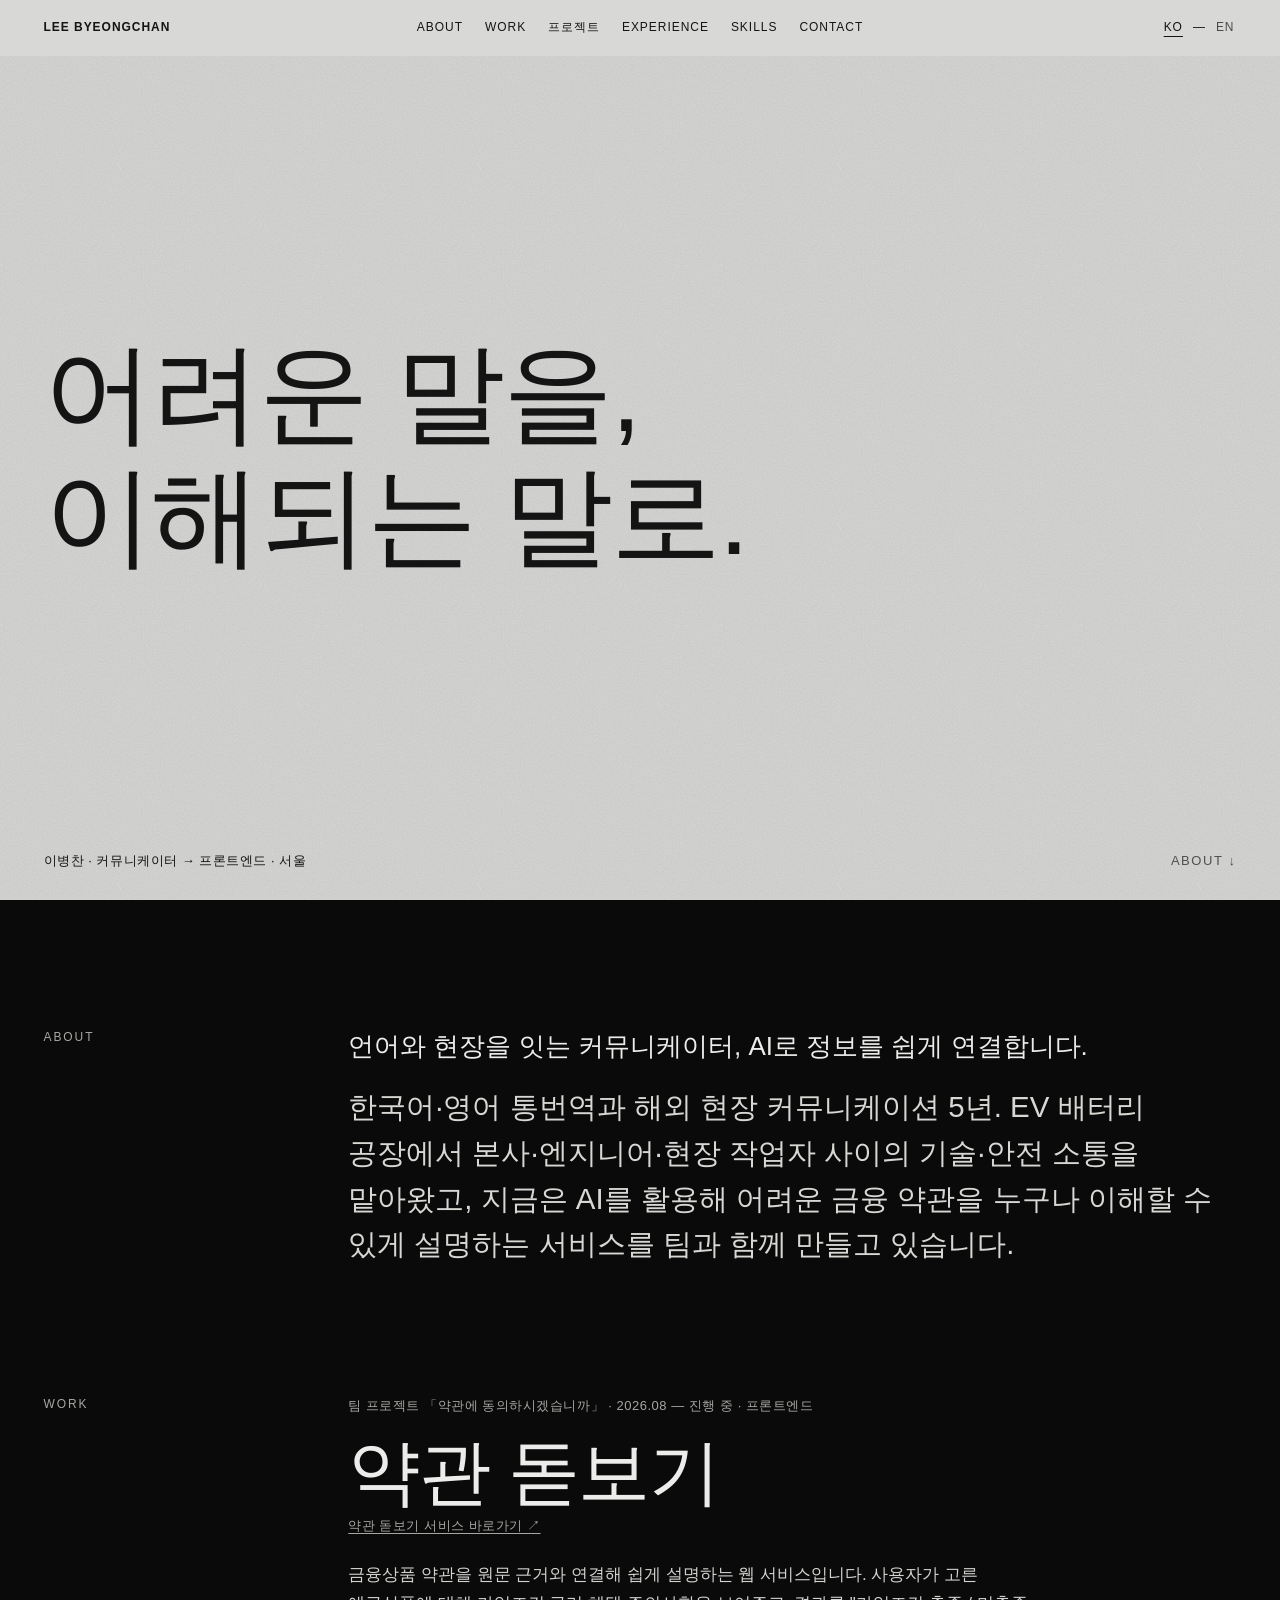
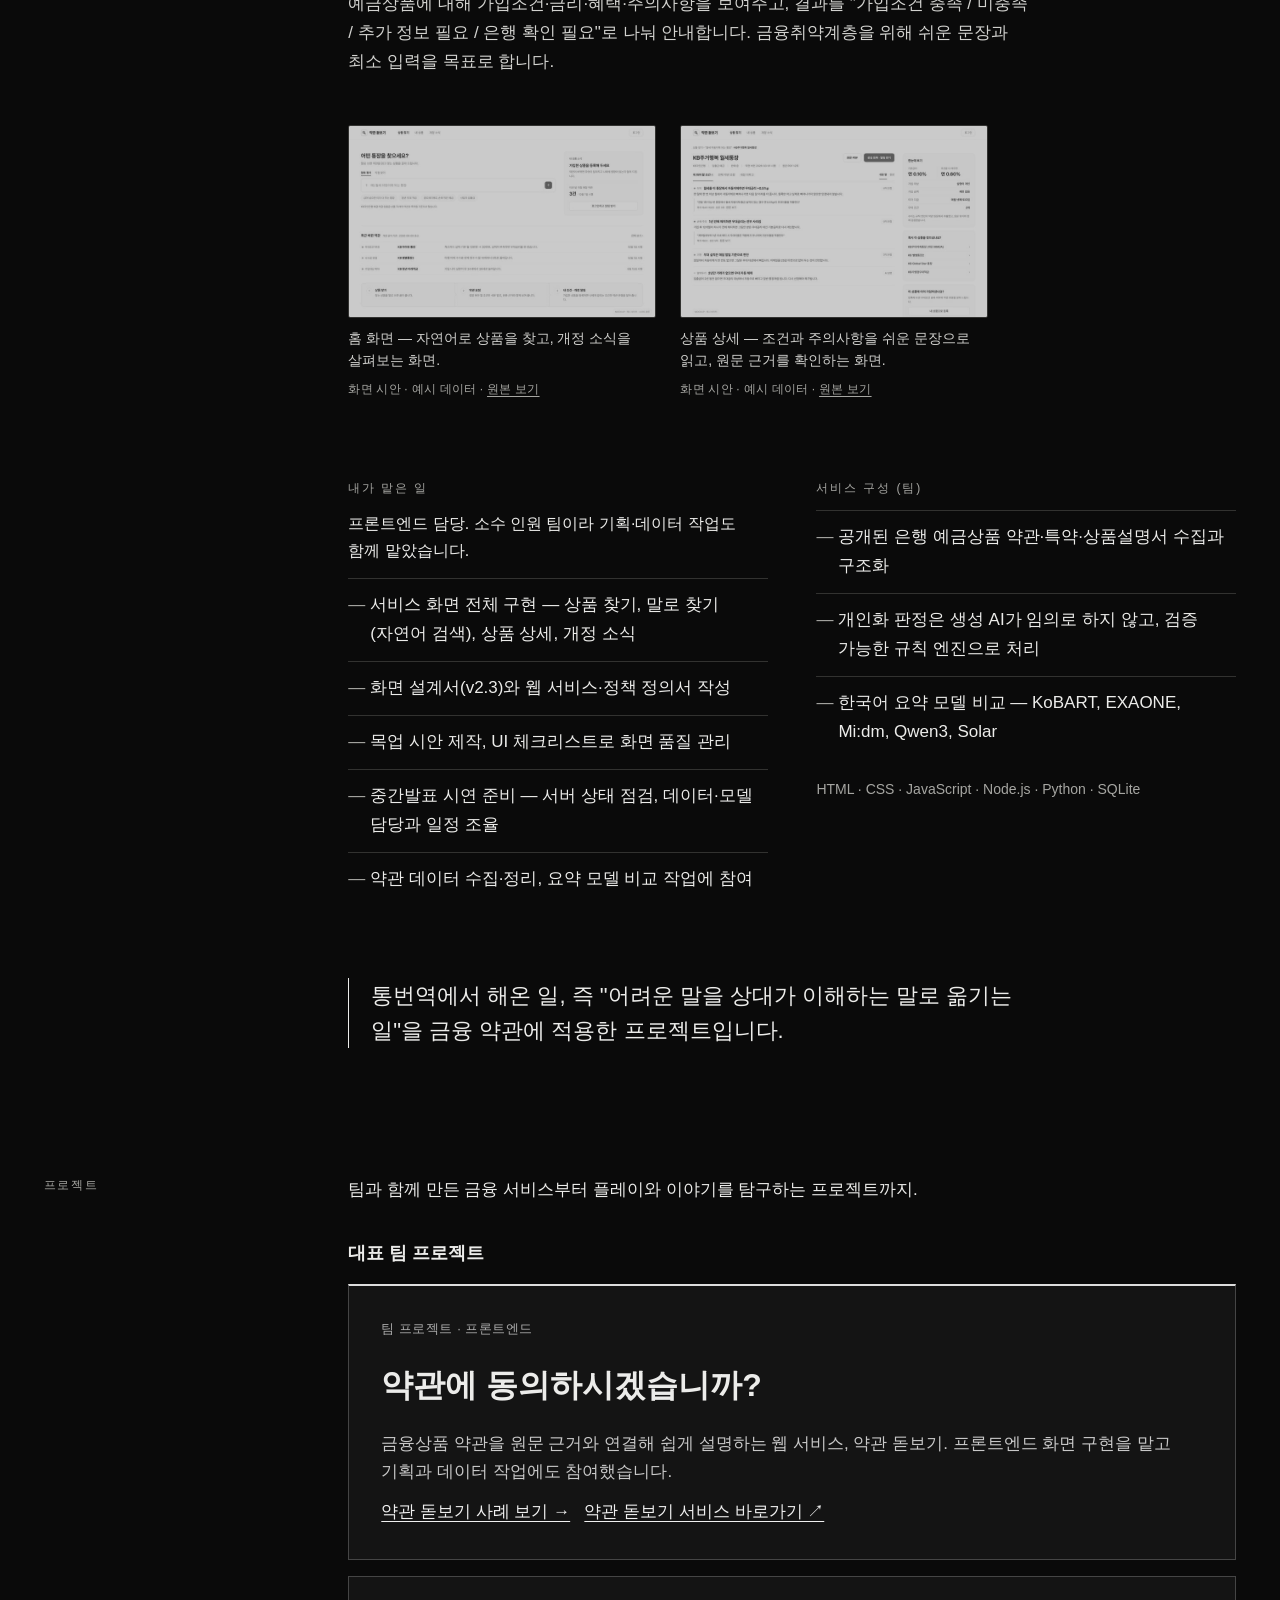
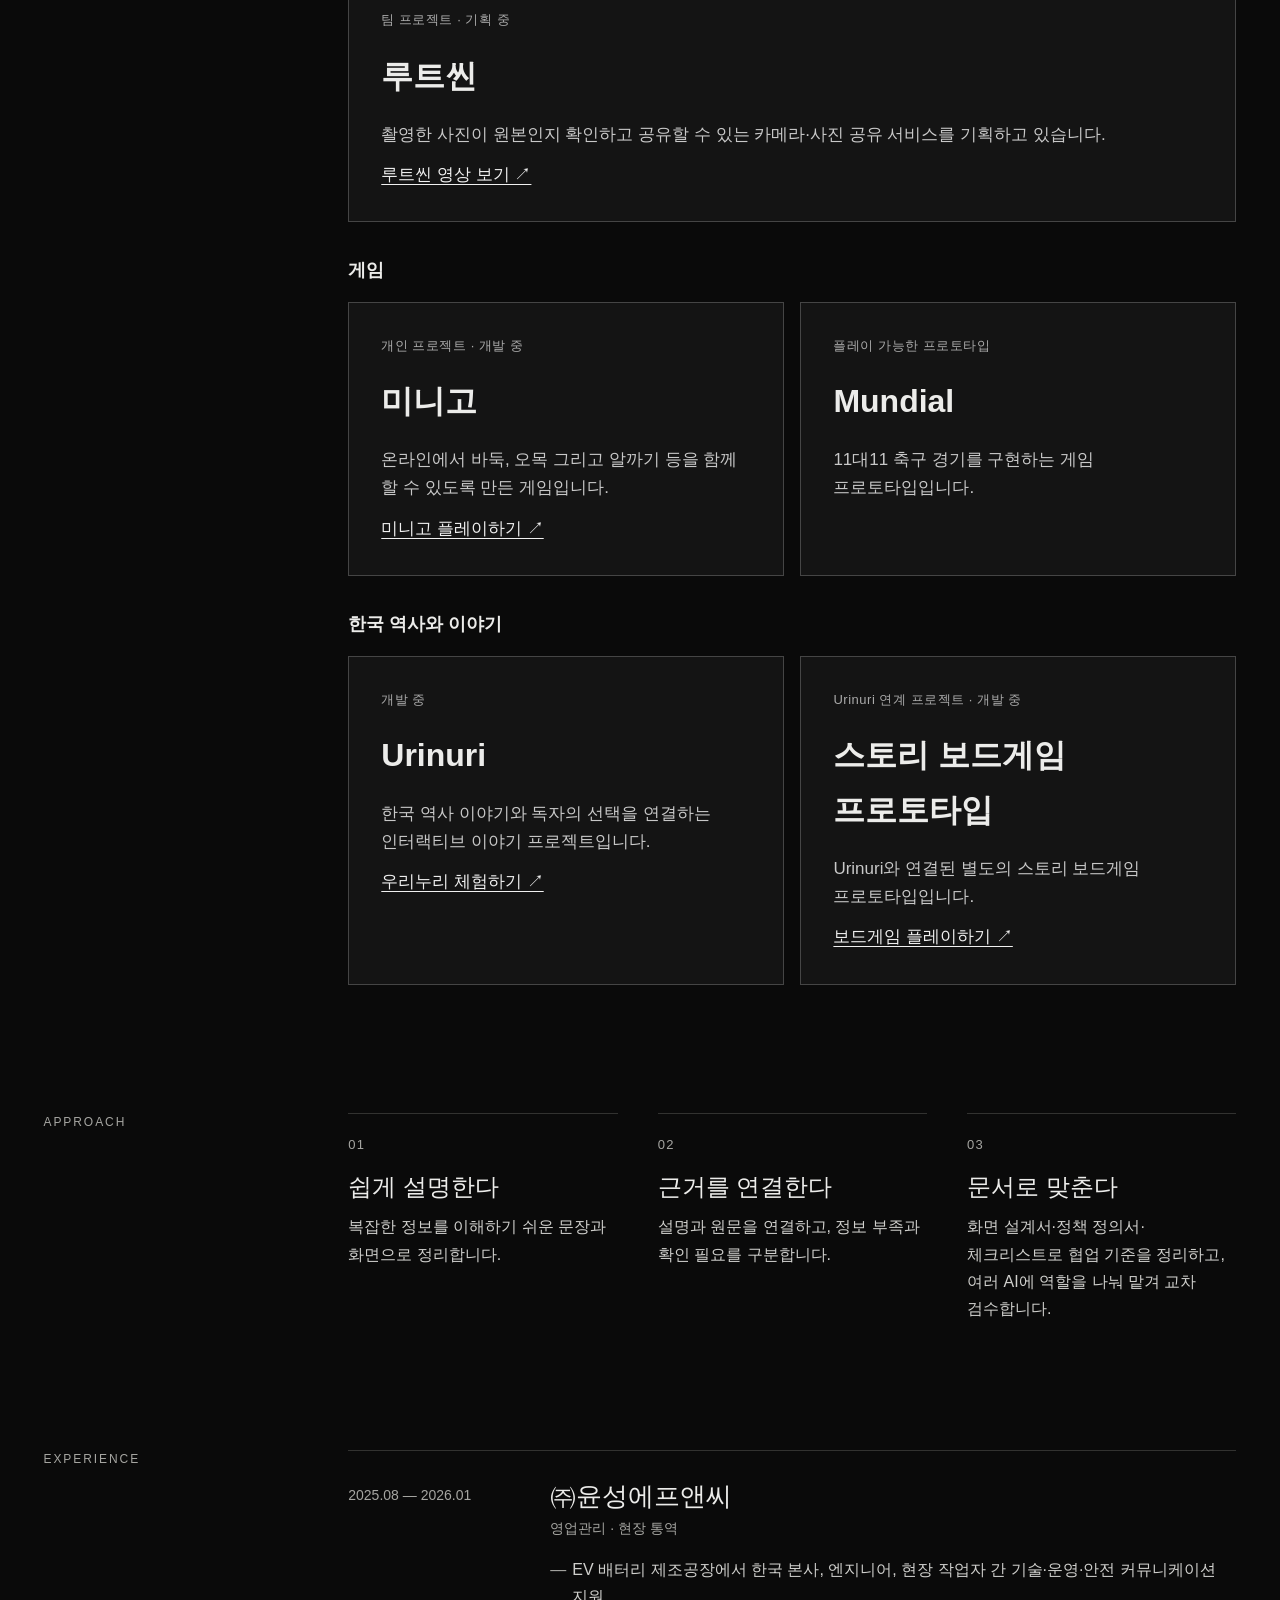
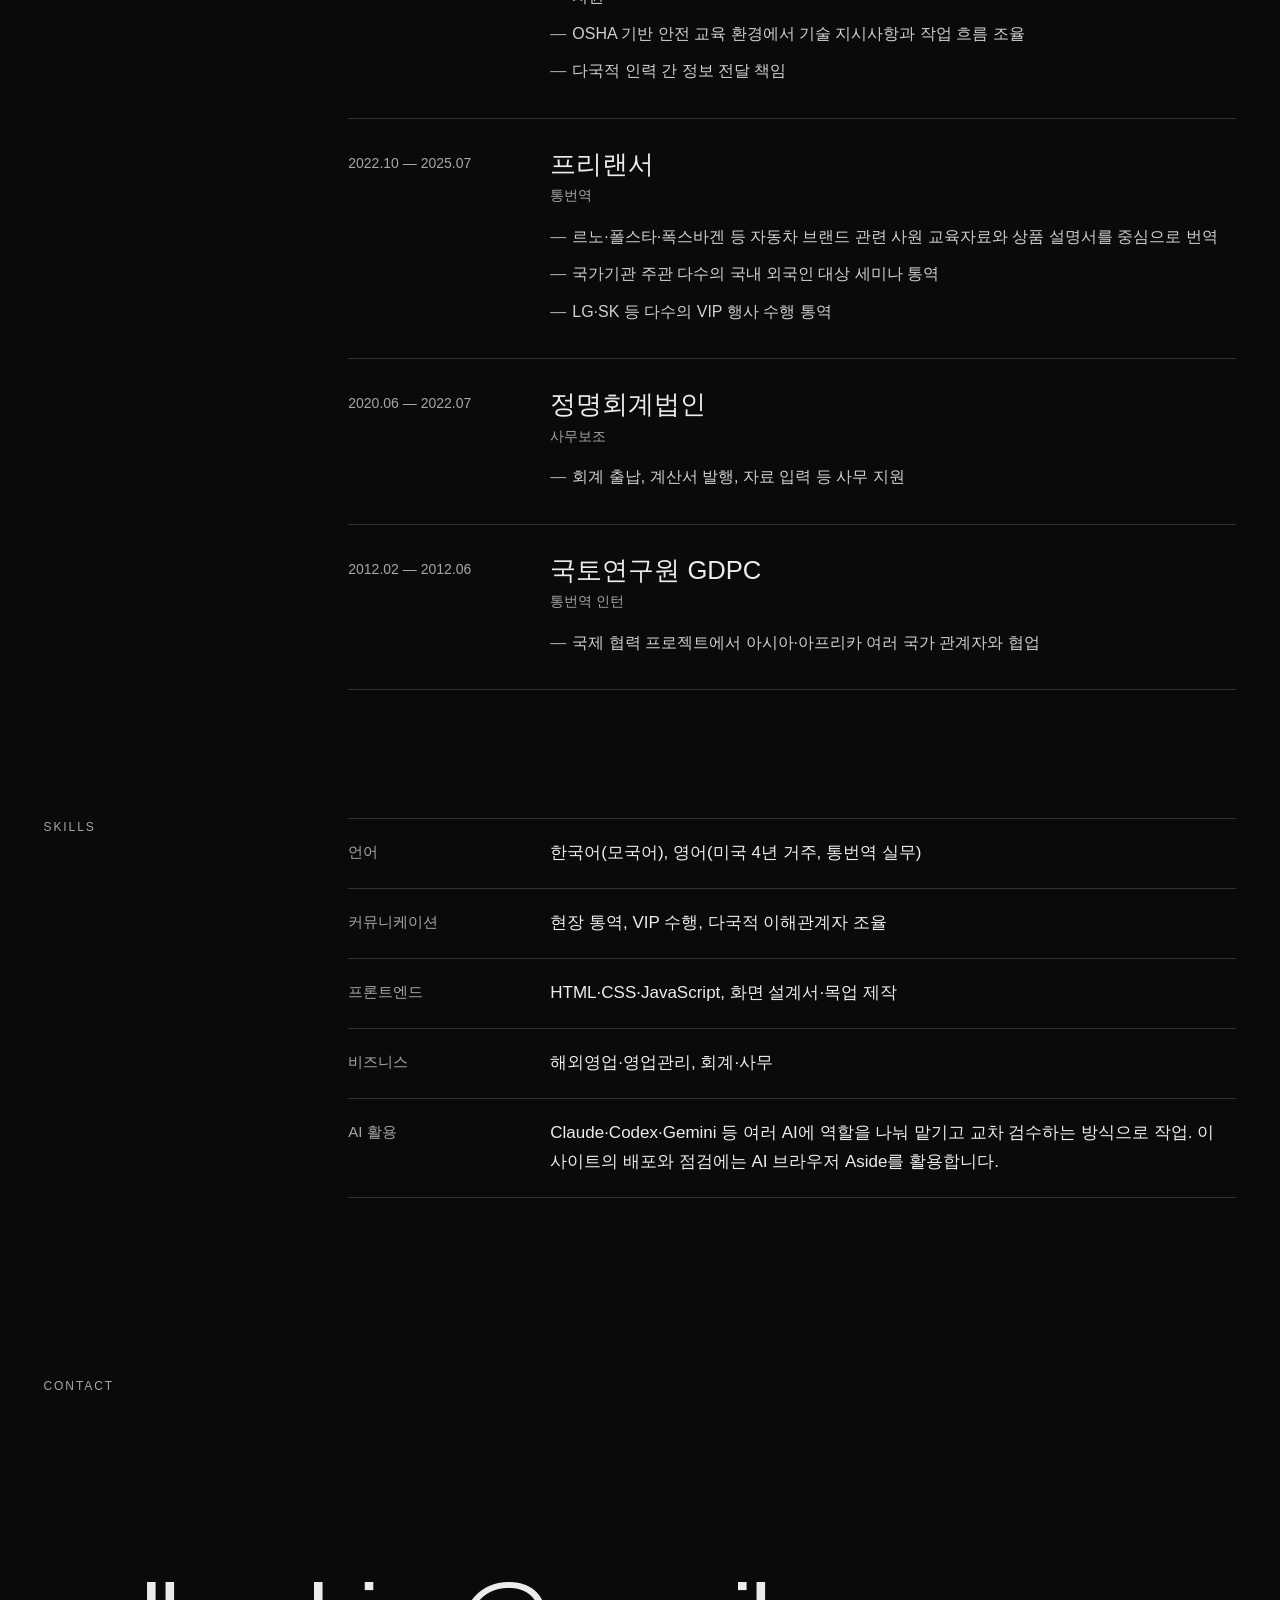
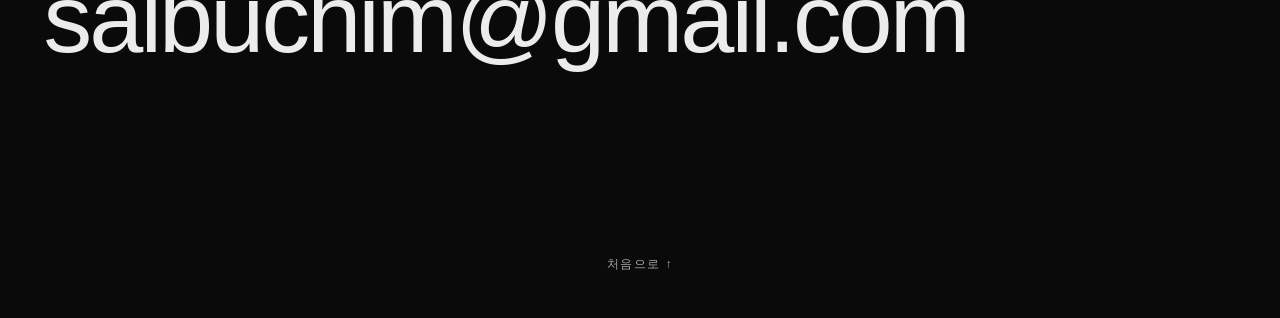
<file: index.html>
<!doctype html>
<html lang="ko" data-lang="ko">
<head>
  <meta charset="utf-8">
  <meta name="viewport" content="width=device-width, initial-scale=1">
  <title>이병찬 — 커뮤니케이터, 프론트엔드</title>
  <meta name="description" content="한국어·영어 통번역과 해외 현장 커뮤니케이션 5년. 금융 약관을 쉽게 설명하는 팀 프로젝트 '약관 돋보기'의 프론트엔드를 맡고 있습니다.">
  <link rel="canonical" href="https://shmdbc.github.io/">
  <meta property="og:type" content="website">
  <meta property="og:url" content="https://shmdbc.github.io/">
  <meta property="og:title" content="이병찬 — 어려운 말을, 이해되는 말로.">
  <meta property="og:description" content="한국어·영어 통번역과 해외 현장 커뮤니케이션 5년. 약관 돋보기 프론트엔드.">
  <meta property="og:image" content="https://shmdbc.github.io/assets/og-cover.jpg">
  <meta property="og:image:width" content="1200">
  <meta property="og:image:height" content="630">
  <meta name="twitter:card" content="summary_large_image">
  <meta name="theme-color" content="#0a0a0a">
  <link rel="icon" href="favicon.svg" type="image/svg+xml">
  <link rel="stylesheet" href="style.css?v=20261003b"> <link rel="stylesheet" href="projects/projects.css"> <style>#projects .project-group{margin-top:2rem}#projects .project-group h3{font-size:1.15rem;margin-bottom:1rem}#projects .project-card h4{font-size:clamp(1.35rem,4vw,2rem);margin:.55em 0}</style>
  <script>
    // 인트로는 JS가 있고, 해시 진입이 아니고, 동작 줄이기가 꺼져 있을 때만
    (function () {
      var d = document.documentElement;
      d.classList.add('js');
      var reduce = window.matchMedia && window.matchMedia('(prefers-reduced-motion: reduce)').matches;
      if (!reduce && !location.hash) d.classList.add('intro-on');
    })();
  </script>
  <script src="main.js?v=20261003b" defer></script>
</head>
<body>
  <a class="skip" href="#main"><span class="ko">본문으로 건너뛰기</span><span class="en" lang="en">Skip to content</span></a>

  <div class="intro" aria-hidden="true"><span class="intro__line"></span></div>

  <header class="top" id="top-bar">
    <a class="top__name" href="#top">LEE BYEONGCHAN</a>

    <button class="top__menu" type="button" aria-expanded="false" aria-controls="site-nav">
      <span class="ko">메뉴</span><span class="en" lang="en">MENU</span>
    </button>

    <nav class="top__nav" id="site-nav" aria-label="섹션 이동" data-label-en="Sections">
      <a href="#about">ABOUT</a>
      <a href="#work">WORK</a> <a href="#projects"><span class="ko">프로젝트</span><span class="en" lang="en">PROJECTS</span></a>
      <a href="#experience">EXPERIENCE</a>
      <a href="#skills">SKILLS</a>
      <a href="#contact">CONTACT</a>
    </nav>

    <div class="lang" role="group" aria-label="언어 선택" data-label-en="Language">
      <button type="button" data-set-lang="ko" aria-pressed="true" lang="ko">KO</button>
      <span aria-hidden="true">—</span>
      <button type="button" data-set-lang="en" aria-pressed="false" lang="en">EN</button>
    </div>
  </header>

  <main id="main">
    <!-- HERO -->
    <section class="hero" id="top" aria-labelledby="hero-title">
      <h1 class="hero__title" id="hero-title">
        <span class="ko">어려운 말을,<br>이해되는 말로.</span>
        <span class="en" lang="en">Hard words,<br>made clear.</span>
      </h1>
      <p class="hero__role">
        <span class="ko">이병찬 · 커뮤니케이터 → 프론트엔드 · 서울</span>
        <span class="en" lang="en">Lee Byeongchan · Communicator → Frontend · Seoul</span>
      </p>
      <a class="hero__next" href="#about">ABOUT ↓</a>
    </section>

    <div class="dark">
      <!-- ABOUT -->
      <section class="row" id="about" aria-labelledby="about-label">
        <h2 class="row__label" id="about-label">ABOUT</h2>
        <div class="row__body reveal">
          <p class="about__title">
            <span class="ko">언어와 현장을 잇는 커뮤니케이터, AI로 정보를 쉽게 연결합니다.</span>
            <span class="en" lang="en">A communicator who connects languages and worksites — now connecting information with AI.</span>
          </p>
          <p class="lead">
            <span class="ko">한국어·영어 통번역과 해외 현장 커뮤니케이션 5년. EV 배터리 공장에서 본사·엔지니어·현장 작업자 사이의 기술·안전 소통을 맡아왔고, 지금은 AI를 활용해 어려운 금융 약관을 누구나 이해할 수 있게 설명하는 서비스를 팀과 함께 만들고 있습니다.</span>
            <span class="en" lang="en">Five years of Korean–English interpreting and on-site communication abroad. I handled technical and safety communication between headquarters, engineers and floor workers at an EV battery plant. Now, as part of a team, I am building a service that uses AI to explain complex bank terms so that anyone can understand them.</span>
          </p>
        </div>
      </section>

      <!-- WORK -->
      <section class="row" id="work" aria-labelledby="work-label">
        <h2 class="row__label" id="work-label">WORK</h2>
        <div class="row__body">
          <article class="work" aria-labelledby="work-title">
            <div class="reveal">
              <p class="meta">
                <span class="ko">팀 프로젝트 「약관에 동의하시겠습니까」 · 2026.08 — 진행 중 · 프론트엔드</span>
                <span class="en" lang="en">Team project "Do You Agree to the Terms?" · Aug 2026 — ongoing · Frontend</span>
              </p>
              <h3 class="work__title" id="work-title">
                <span class="ko">약관 돋보기</span>
                <span class="en" lang="en">Terms Magnifier</span>
              </h3>
              <p class="meta"><a href="https://www.yakgwan.com" style="text-decoration:underline;text-underline-offset:.25em"><span class="ko">약관 돋보기 서비스 바로가기 ↗</span><span class="en" lang="en">Open Terms Magnifier ↗</span></a></p> <p class="work__desc">
                <span class="ko">금융상품 약관을 원문 근거와 연결해 쉽게 설명하는 웹 서비스입니다. 사용자가 고른 예금상품에 대해 가입조건·금리·혜택·주의사항을 보여주고, 결과를 "가입조건 충족 / 미충족 / 추가 정보 필요 / 은행 확인 필요"로 나눠 안내합니다. 금융취약계층을 위해 쉬운 문장과 최소 입력을 목표로 합니다.</span>
                <span class="en" lang="en">A web service that explains bank product terms in plain language, with each point linked to the original clause. For a chosen deposit product it shows eligibility, interest rates, benefits and caveats, and sorts results into "eligible / not eligible / more information needed / check with the bank". It aims for plain sentences and minimal input for financially vulnerable users.</span>
              </p>
            </div>

            <div class="shots reveal">
              <figure class="shot">
                <a class="shot__link" href="assets/work-home-full.jpg" target="_blank" rel="noopener">
                  <img src="assets/work-home-thumb.jpg" width="720" height="450" loading="lazy" decoding="async"
                       alt="약관 돋보기 홈 화면 시안. 말로 찾기 검색창, 추천 검색어, 최근 바뀐 약관 목록이 보인다."
                       data-alt-en="Terms Magnifier home screen mockup: a natural-language search box, suggested queries and a list of recently changed terms.">
                </a>
                <figcaption>
                  <span class="shot__what">
                    <span class="ko">홈 화면 — 자연어로 상품을 찾고, 개정 소식을 살펴보는 화면.</span>
                    <span class="en" lang="en">Home — find products in plain words and follow term revisions.</span>
                  </span>
                  <span class="shot__note">
                    <span class="ko">화면 시안 · 예시 데이터</span><span class="en" lang="en">Screen mockup · sample data</span>
                    · <a href="assets/work-home-full.jpg" target="_blank" rel="noopener"><span class="ko">원본 보기</span><span class="en" lang="en">View full size</span></a>
                  </span>
                </figcaption>
              </figure>

              <figure class="shot">
                <a class="shot__link" href="assets/work-product-full.jpg" target="_blank" rel="noopener">
                  <img src="assets/work-product-thumb.jpg" width="720" height="450" loading="lazy" decoding="async"
                       alt="약관 돋보기 상품 상세 화면 시안. 꼭 봐야 할 조건을 쉬운 문장으로 보여주고, 각 항목 아래에 약관 원문과 조항 위치를 표시한다."
                       data-alt-en="Terms Magnifier product detail mockup: key conditions in plain sentences, each with the original clause and its location.">
                </a>
                <figcaption>
                  <span class="shot__what">
                    <span class="ko">상품 상세 — 조건과 주의사항을 쉬운 문장으로 읽고, 원문 근거를 확인하는 화면.</span>
                    <span class="en" lang="en">Product detail — read conditions and caveats in plain sentences and check the original clause.</span>
                  </span>
                  <span class="shot__note">
                    <span class="ko">화면 시안 · 예시 데이터</span><span class="en" lang="en">Screen mockup · sample data</span>
                    · <a href="assets/work-product-full.jpg" target="_blank" rel="noopener"><span class="ko">원본 보기</span><span class="en" lang="en">View full size</span></a>
                  </span>
                </figcaption>
              </figure>
            </div>

            <div class="cols reveal">
              <div>
                <h4 class="sub"><span class="ko">내가 맡은 일</span><span class="en" lang="en">My part</span></h4>
                <p class="sub__note">
                  <span class="ko">프론트엔드 담당. 소수 인원 팀이라 기획·데이터 작업도 함께 맡았습니다.</span>
                  <span class="en" lang="en">Frontend lead. In a small team, I also took on planning and data work.</span>
                </p>
                <ul class="list">
                  <li><span class="ko">서비스 화면 전체 구현 — 상품 찾기, 말로 찾기(자연어 검색), 상품 상세, 개정 소식</span><span class="en" lang="en">Built all service screens — product finder, natural-language search, product detail, revision news</span></li>
                  <li><span class="ko">화면 설계서(v2.3)와 웹 서비스·정책 정의서 작성</span><span class="en" lang="en">Wrote the screen design spec (v2.3) and the web service and policy definitions</span></li>
                  <li><span class="ko">목업 시안 제작, UI 체크리스트로 화면 품질 관리</span><span class="en" lang="en">Produced mockups and managed UI quality with a checklist</span></li>
                  <li><span class="ko">중간발표 시연 준비 — 서버 상태 점검, 데이터·모델 담당과 일정 조율</span><span class="en" lang="en">Prepared the mid-term demo — checked server status and coordinated with the data and model leads</span></li>
                  <li><span class="ko">약관 데이터 수집·정리, 요약 모델 비교 작업에 참여</span><span class="en" lang="en">Took part in collecting and organizing terms data and comparing summary models</span></li>
                </ul>
              </div>
              <div>
                <h4 class="sub"><span class="ko">서비스 구성 (팀)</span><span class="en" lang="en">How the service works (team)</span></h4>
                <ul class="list">
                  <li><span class="ko">공개된 은행 예금상품 약관·특약·상품설명서 수집과 구조화</span><span class="en" lang="en">Collects and structures publicly available deposit terms, riders and product sheets</span></li>
                  <li><span class="ko">개인화 판정은 생성 AI가 임의로 하지 않고, 검증 가능한 규칙 엔진으로 처리</span><span class="en" lang="en">Eligibility is decided by a verifiable rule engine, not left to generative AI</span></li>
                  <li><span class="ko">한국어 요약 모델 비교 — KoBART, EXAONE, Mi:dm, Qwen3, Solar</span><span class="en" lang="en">Compares Korean summary models — KoBART, EXAONE, Mi:dm, Qwen3, Solar</span></li>
                </ul>
                <p class="tags">HTML · CSS · JavaScript · Node.js · Python · SQLite</p>
              </div>
            </div>

            <blockquote class="quote reveal">
              <p>
                <span class="ko">통번역에서 해온 일, 즉 "어려운 말을 상대가 이해하는 말로 옮기는 일"을 금융 약관에 적용한 프로젝트입니다.</span>
                <span class="en" lang="en">What I did as an interpreter — turning difficult language into words the listener understands — applied to bank terms.</span>
              </p>
            </blockquote>
          </article>
        </div>
      </section>

      <section class="row" id="projects" aria-labelledby="projects-label"><h2 class="row__label" id="projects-label"><span class="ko">프로젝트</span><span class="en" lang="en">PROJECTS</span></h2><div class="row__body"><p><span class="ko">팀과 함께 만든 금융 서비스부터 플레이와 이야기를 탐구하는 프로젝트까지.</span><span class="en" lang="en">From a team-built financial service to projects exploring play and storytelling.</span></p><section class="project-group" aria-labelledby="group-0"><h3 id="group-0"><span class="ko">대표 팀 프로젝트</span><span class="en" lang="en">Featured team project</span></h3><div class="project-grid single"><article class="project-card featured" aria-labelledby="card-0"><p class="meta"><span class="ko">팀 프로젝트 · 프론트엔드</span><span class="en" lang="en">Team project · Frontend</span></p><h4 id="card-0"><span class="ko">약관에 동의하시겠습니까?</span><span class="en" lang="en">Do You Agree to the Terms?</span></h4><p><span class="ko">금융상품 약관을 원문 근거와 연결해 쉽게 설명하는 웹 서비스, 약관 돋보기. 프론트엔드 화면 구현을 맡고 기획과 데이터 작업에도 참여했습니다.</span><span class="en" lang="en">Terms Magnifier explains bank product terms in plain language and links to the original clauses. I implemented the frontend and contributed to planning and data work.</span></p><a class="project-link" href="#work"><span class="ko">약관 돋보기 사례 보기 →</span><span class="en" lang="en">View Terms Magnifier case study →</span></a> &nbsp; <a class="project-link" href="https://www.yakgwan.com"><span class="ko">약관 돋보기 서비스 바로가기 ↗</span><span class="en" lang="en">Open Terms Magnifier ↗</span></a></article><article class="project-card" aria-labelledby="card-rootscene"><p class="meta"><span class="ko">팀 프로젝트 · 기획 중</span><span class="en" lang="en">Team project · In planning</span></p><h4 id="card-rootscene"><span class="ko">루트씬</span><span class="en" lang="en">Rootscene</span></h4><p><span class="ko">촬영한 사진이 원본인지 확인하고 공유할 수 있는 카메라·사진 공유 서비스를 기획하고 있습니다.</span><span class="en" lang="en">A team project designing a camera and photo-sharing service that lets people verify and share original photos.</span></p><a class="project-link" href="assets/rootscene-film.mp4"><span class="ko">루트씬 영상 보기 ↗</span><span class="en" lang="en">Watch the Rootscene film ↗</span></a></article></div></section><section class="project-group" aria-labelledby="group-1"><h3 id="group-1"><span class="ko">게임</span><span class="en" lang="en">Games</span></h3><div class="project-grid"><article class="project-card" aria-labelledby="card-1"><p class="meta"><span class="ko">개인 프로젝트 · 개발 중</span><span class="en" lang="en">Personal project · In development</span></p><h4 id="card-1"><span class="ko">미니고</span><span class="en" lang="en">Minigo</span></h4><p><span class="ko">온라인에서 바둑, 오목 그리고 알까기 등을 함께 할 수 있도록 만든 게임입니다.</span><span class="en" lang="en">Play Go, Omok (Gomoku), Alkkagi (stone flicking), and more together online.</span></p><a class="project-link" href="https://minigo-87bcb.web.app/v4.html"><span class="ko">미니고 플레이하기 ↗</span><span class="en" lang="en">Play Minigo ↗</span></a></article> <article class="project-card" aria-labelledby="card-2"><p class="meta"><span class="ko">플레이 가능한 프로토타입</span><span class="en" lang="en">Playable prototype</span></p><h4 id="card-2"><span class="ko">Mundial</span><span class="en" lang="en">Mundial</span></h4><p><span class="ko">11대11 축구 경기를 구현하는 게임 프로토타입입니다.</span><span class="en" lang="en">A playable prototype for 11-a-side football.</span></p></article></div></section><section class="project-group" aria-labelledby="group-2"><h3 id="group-2"><span class="ko">한국 역사와 이야기</span><span class="en" lang="en">Korean history and stories</span></h3><div class="project-grid"><article class="project-card" aria-labelledby="card-3"><p class="meta"><span class="ko">개발 중</span><span class="en" lang="en">In development</span></p><h4 id="card-3"><span class="ko">Urinuri</span><span class="en" lang="en">Urinuri</span></h4><p><span class="ko">한국 역사 이야기와 독자의 선택을 연결하는 인터랙티브 이야기 프로젝트입니다.</span><span class="en" lang="en">An interactive storytelling project that connects Korean history with reader choices.</span></p><a class="project-link" href="https://urinuri.vercel.app/"><span class="ko">우리누리 체험하기 ↗</span><span class="en" lang="en">Try Urinuri ↗</span></a></article> <article class="project-card" aria-labelledby="card-4"><p class="meta"><span class="ko">Urinuri 연계 프로젝트 · 개발 중</span><span class="en" lang="en">Companion to Urinuri · In development</span></p><h4 id="card-4"><span class="ko">스토리 보드게임 프로토타입</span><span class="en" lang="en">Story Board Game Prototype</span></h4><p><span class="ko">Urinuri와 연결된 별도의 스토리 보드게임 프로토타입입니다.</span><span class="en" lang="en">A separate story-driven board game prototype connected to Urinuri.</span></p><a class="project-link" href="https://storybg-hex-playtest-261112--react-v1-8ktv4a0o.web.app/#home"><span class="ko">보드게임 플레이하기 ↗</span><span class="en" lang="en">Play the board game ↗</span></a></article></div></section></div></section> <!-- APPROACH -->
      <section class="row" id="approach" aria-labelledby="approach-label">
        <h2 class="row__label" id="approach-label">APPROACH</h2>
        <div class="row__body">
          <ol class="approach">
            <li class="reveal">
              <span class="approach__num">01</span>
              <h3><span class="ko">쉽게 설명한다</span><span class="en" lang="en">Make it plain</span></h3>
              <p><span class="ko">복잡한 정보를 이해하기 쉬운 문장과 화면으로 정리합니다.</span><span class="en" lang="en">I turn complex information into sentences and screens that are easy to follow.</span></p>
            </li>
            <li class="reveal">
              <span class="approach__num">02</span>
              <h3><span class="ko">근거를 연결한다</span><span class="en" lang="en">Link to the source</span></h3>
              <p><span class="ko">설명과 원문을 연결하고, 정보 부족과 확인 필요를 구분합니다.</span><span class="en" lang="en">I tie each explanation to the original text and separate "missing information" from "needs checking".</span></p>
            </li>
            <li class="reveal">
              <span class="approach__num">03</span>
              <h3><span class="ko">문서로 맞춘다</span><span class="en" lang="en">Align through documents</span></h3>
              <p><span class="ko">화면 설계서·정책 정의서·체크리스트로 협업 기준을 정리하고, 여러 AI에 역할을 나눠 맡겨 교차 검수합니다.</span><span class="en" lang="en">I set shared standards with screen specs, policy definitions and checklists, and split work across several AI tools that review each other.</span></p>
            </li>
          </ol>
        </div>
      </section>

      <!-- EXPERIENCE -->
      <section class="row" id="experience" aria-labelledby="experience-label">
        <h2 class="row__label" id="experience-label">EXPERIENCE</h2>
        <div class="row__body">
          <ol class="exp">
            <li class="exp__item reveal">
              <p class="exp__date">2025.08 — 2026.01</p>
              <div>
                <h3 class="exp__org"><span class="ko">㈜윤성에프앤씨</span><span class="en" lang="en">Yunsung F&amp;C</span></h3>
                <p class="exp__role"><span class="ko">영업관리 · 현장 통역</span><span class="en" lang="en">Sales administration · On-site interpreter</span></p>
                <ul class="list list--plain">
                  <li><span class="ko">EV 배터리 제조공장에서 한국 본사, 엔지니어, 현장 작업자 간 기술·운영·안전 커뮤니케이션 지원</span><span class="en" lang="en">Supported technical, operational and safety communication between Korean headquarters, engineers and floor workers at an EV battery plant</span></li>
                  <li><span class="ko">OSHA 기반 안전 교육 환경에서 기술 지시사항과 작업 흐름 조율</span><span class="en" lang="en">Coordinated technical instructions and workflows in an OSHA-based safety training environment</span></li>
                  <li><span class="ko">다국적 인력 간 정보 전달 책임</span><span class="en" lang="en">Responsible for information flow across a multinational workforce</span></li>
                </ul>
              </div>
            </li>
            <li class="exp__item reveal">
              <p class="exp__date">2022.10 — 2025.07</p>
              <div>
                <h3 class="exp__org"><span class="ko">프리랜서</span><span class="en" lang="en">Freelance</span></h3>
                <p class="exp__role"><span class="ko">통번역</span><span class="en" lang="en">Interpreter &amp; translator</span></p>
                <ul class="list list--plain">
                  <li><span class="ko">르노·폴스타·폭스바겐 등 자동차 브랜드 관련 사원 교육자료와 상품 설명서를 중심으로 번역</span><span class="en" lang="en">Translated mainly employee training materials and product manuals related to automotive brands such as Renault, Polestar and Volkswagen</span></li>
                  <li><span class="ko">국가기관 주관 다수의 국내 외국인 대상 세미나 통역</span><span class="en" lang="en">Interpreted at numerous government-hosted seminars for international audiences in Korea</span></li>
                  <li><span class="ko">LG·SK 등 다수의 VIP 행사 수행 통역</span><span class="en" lang="en">Provided escort interpreting at numerous VIP events, including events for LG and SK</span></li>
                </ul>
              </div>
            </li>
            <li class="exp__item reveal">
              <p class="exp__date">2020.06 — 2022.07</p>
              <div>
                <h3 class="exp__org" lang="ko">정명회계법인</h3>
                <p class="exp__role"><span class="ko">사무보조</span><span class="en" lang="en">Office assistant · accounting firm</span></p>
                <ul class="list list--plain">
                  <li><span class="ko">회계 출납, 계산서 발행, 자료 입력 등 사무 지원</span><span class="en" lang="en">Office support including cash handling, invoicing and data entry</span></li>
                </ul>
              </div>
            </li>
            <li class="exp__item reveal">
              <p class="exp__date">2012.02 — 2012.06</p>
              <div>
                <h3 class="exp__org"><span class="ko">국토연구원 GDPC</span><span class="en" lang="en">KRIHS GDPC</span></h3>
                <p class="exp__role"><span class="ko">통번역 인턴</span><span class="en" lang="en">Interpreting &amp; translation intern</span></p>
                <ul class="list list--plain">
                  <li><span class="ko">국제 협력 프로젝트에서 아시아·아프리카 여러 국가 관계자와 협업</span><span class="en" lang="en">Worked with officials from several Asian and African countries on international cooperation projects</span></li>
                </ul>
              </div>
            </li>
          </ol>
        </div>
      </section>

      <!-- SKILLS -->
      <section class="row" id="skills" aria-labelledby="skills-label">
        <h2 class="row__label" id="skills-label">SKILLS</h2>
        <div class="row__body">
          <dl class="skills reveal">
            <div><dt><span class="ko">언어</span><span class="en" lang="en">Languages</span></dt><dd><span class="ko">한국어(모국어), 영어(미국 4년 거주, 통번역 실무)</span><span class="en" lang="en">Korean (native), English (four years living in the US, professional interpreting and translation)</span></dd></div>
            <div><dt><span class="ko">커뮤니케이션</span><span class="en" lang="en">Communication</span></dt><dd><span class="ko">현장 통역, VIP 수행, 다국적 이해관계자 조율</span><span class="en" lang="en">On-site interpreting, VIP escort, coordinating multinational stakeholders</span></dd></div>
            <div><dt><span class="ko">프론트엔드</span><span class="en" lang="en">Frontend</span></dt><dd><span class="ko">HTML·CSS·JavaScript, 화면 설계서·목업 제작</span><span class="en" lang="en">HTML, CSS, JavaScript; screen specs and mockups</span></dd></div>
            <div><dt><span class="ko">비즈니스</span><span class="en" lang="en">Business</span></dt><dd><span class="ko">해외영업·영업관리, 회계·사무</span><span class="en" lang="en">Overseas sales and sales administration, accounting and office work</span></dd></div>
            <div><dt><span class="ko">AI 활용</span><span class="en" lang="en">AI workflow</span></dt><dd><span class="ko">Claude·Codex·Gemini 등 여러 AI에 역할을 나눠 맡기고 교차 검수하는 방식으로 작업. 이 사이트의 배포와 점검에는 AI 브라우저 Aside를 활용합니다.</span><span class="en" lang="en">I split work across AI tools such as Claude, Codex and Gemini and have them cross-review. This site is deployed and checked with the AI browser Aside.</span></dd></div>
          </dl>
        </div>
      </section>

      <!-- CONTACT -->
      <section class="contact" id="contact" aria-labelledby="contact-label">
        <h2 class="row__label" id="contact-label">CONTACT</h2>
        <a class="contact__mail" href="mailto:salbuchim@gmail.com">salbuchim<wbr>@gmail.com</a>
        <a class="contact__top" href="#top"><span class="ko">처음으로 ↑</span><span class="en" lang="en">BACK TO TOP ↑</span></a>
      </section>
    </div>
  </main>
</body>
</html>
</file>
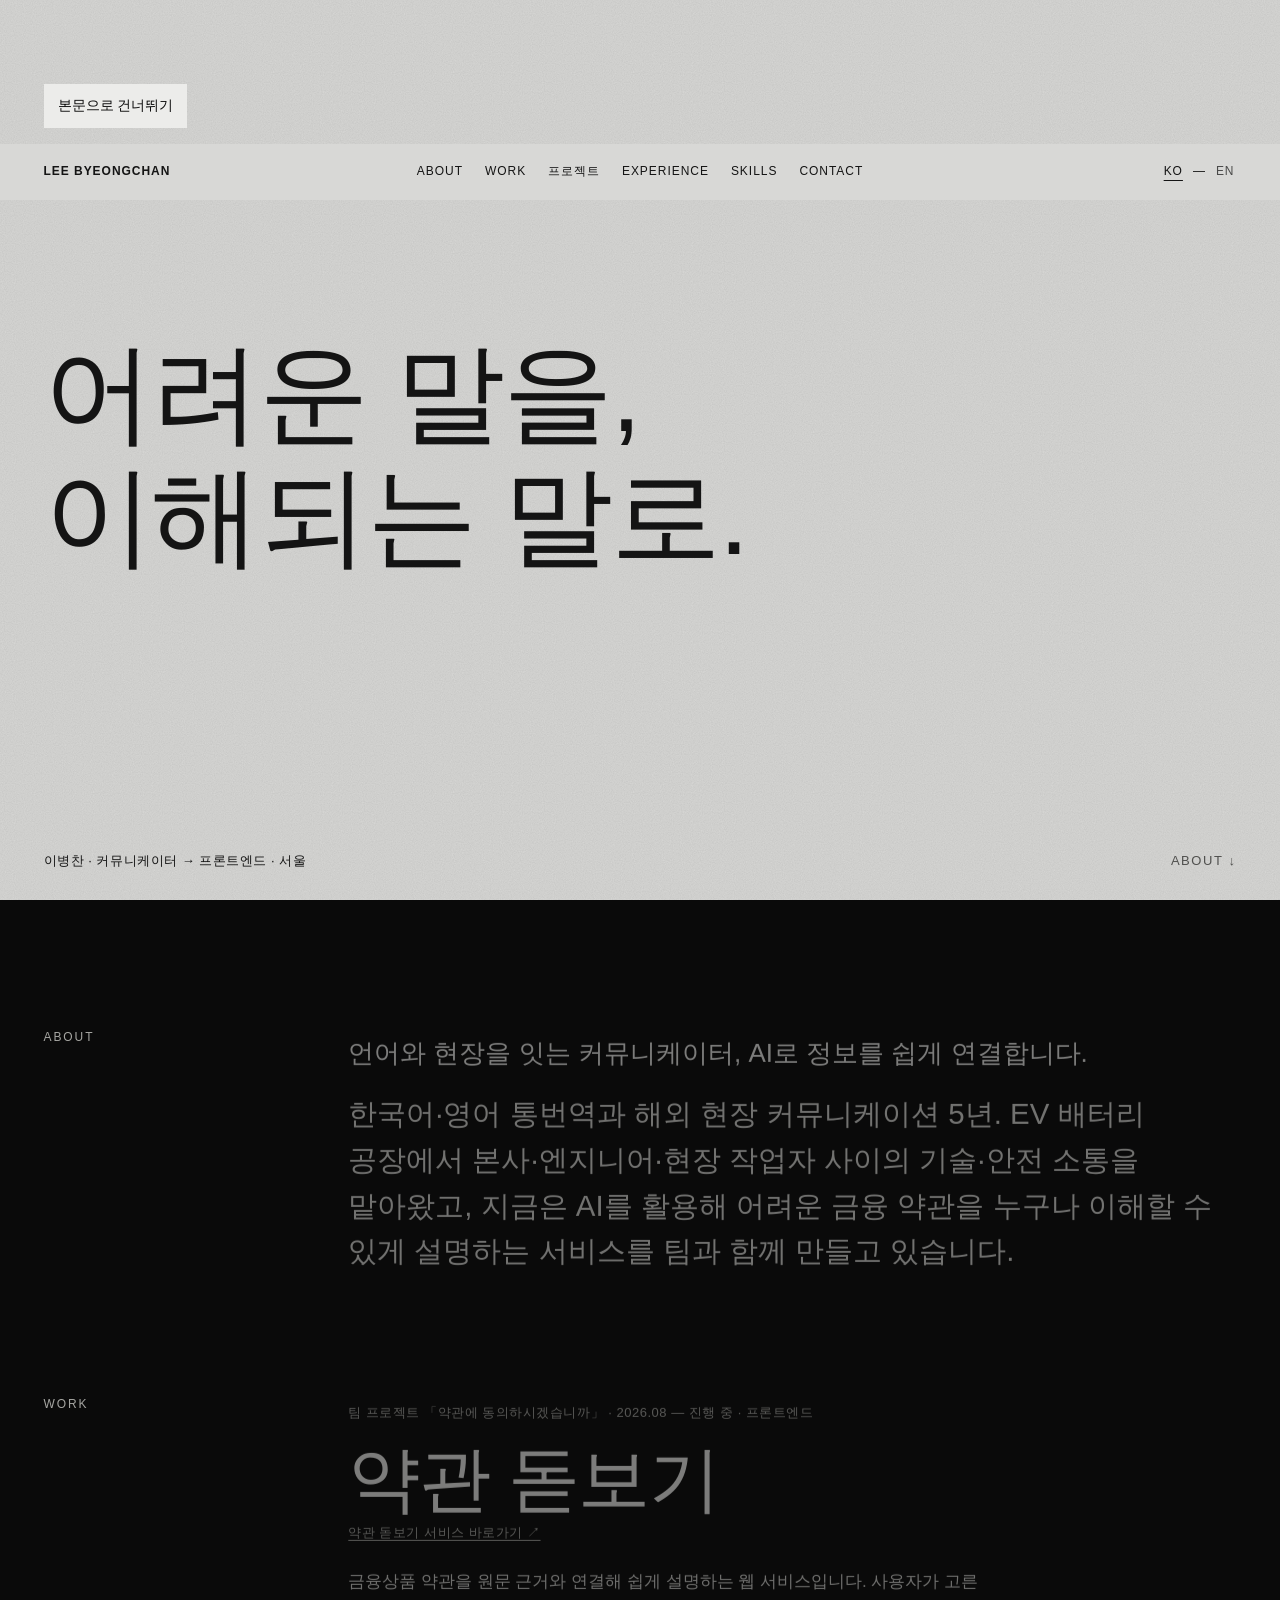
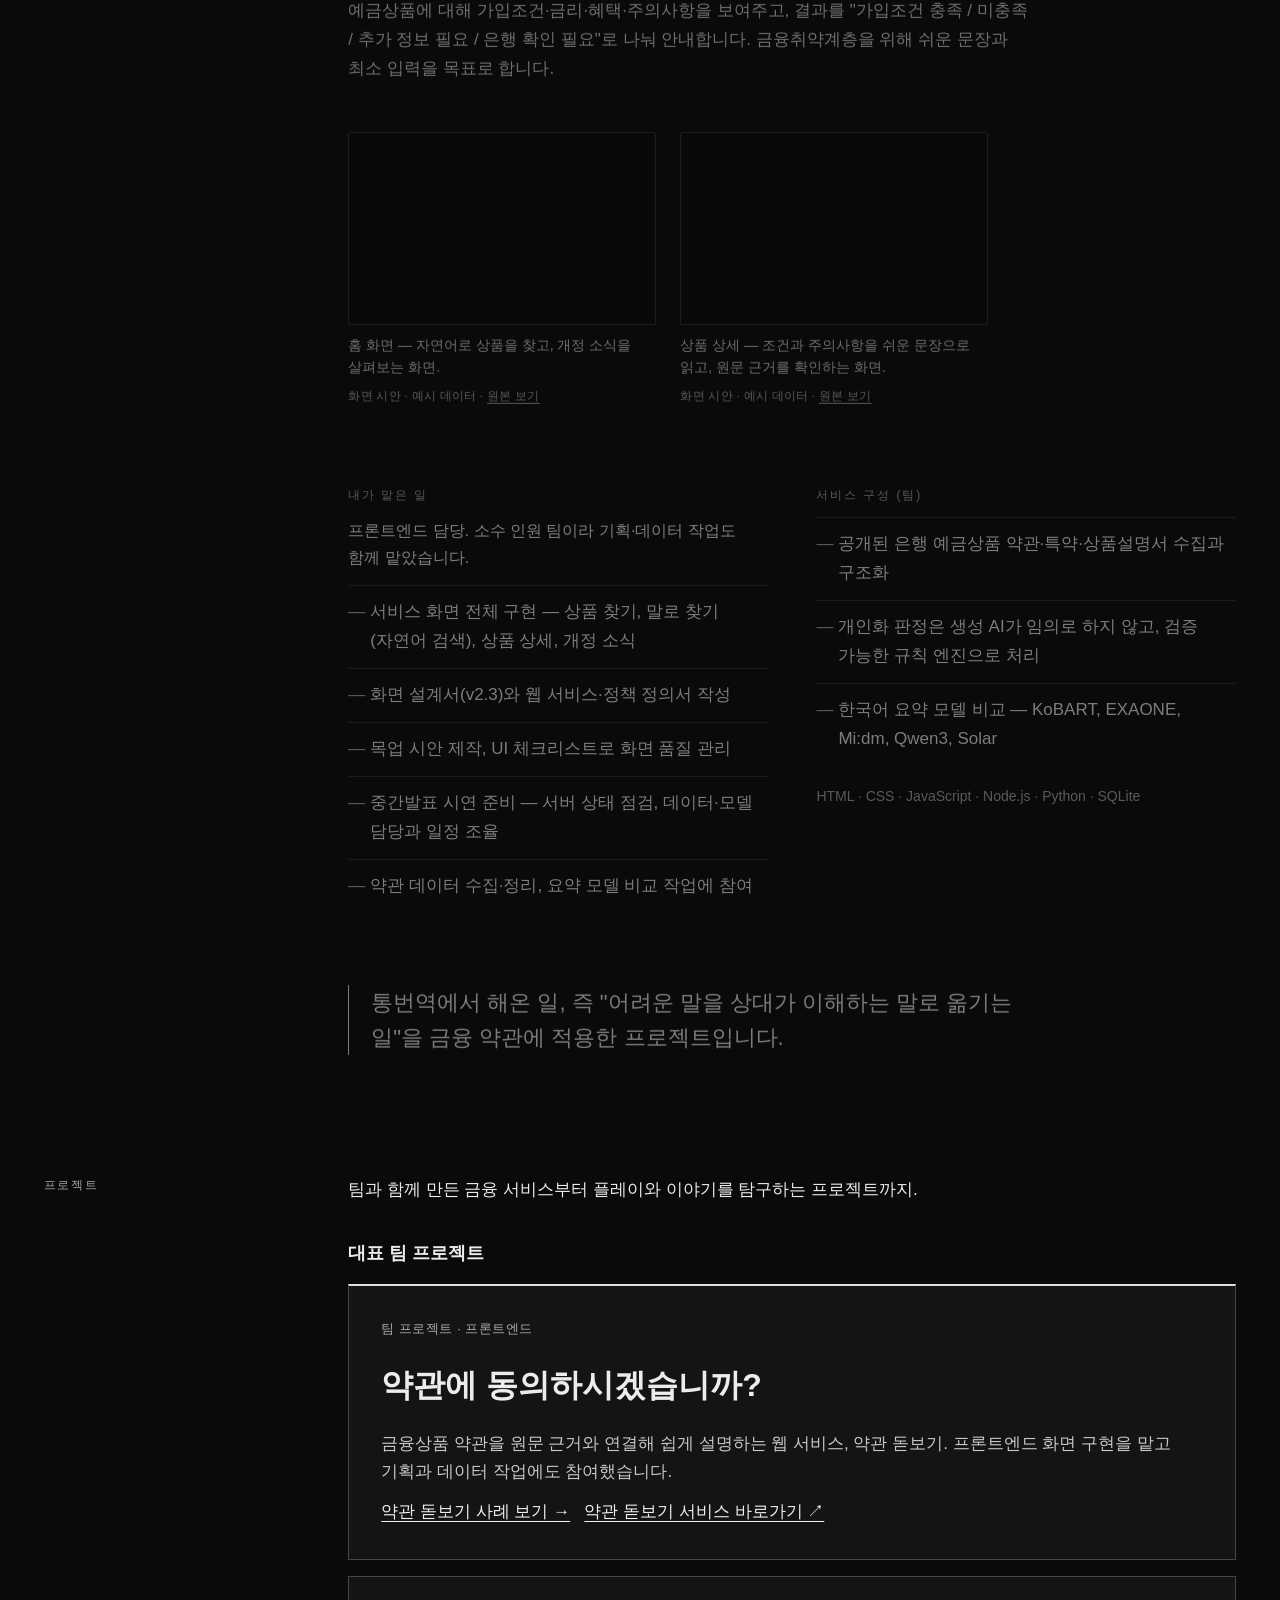
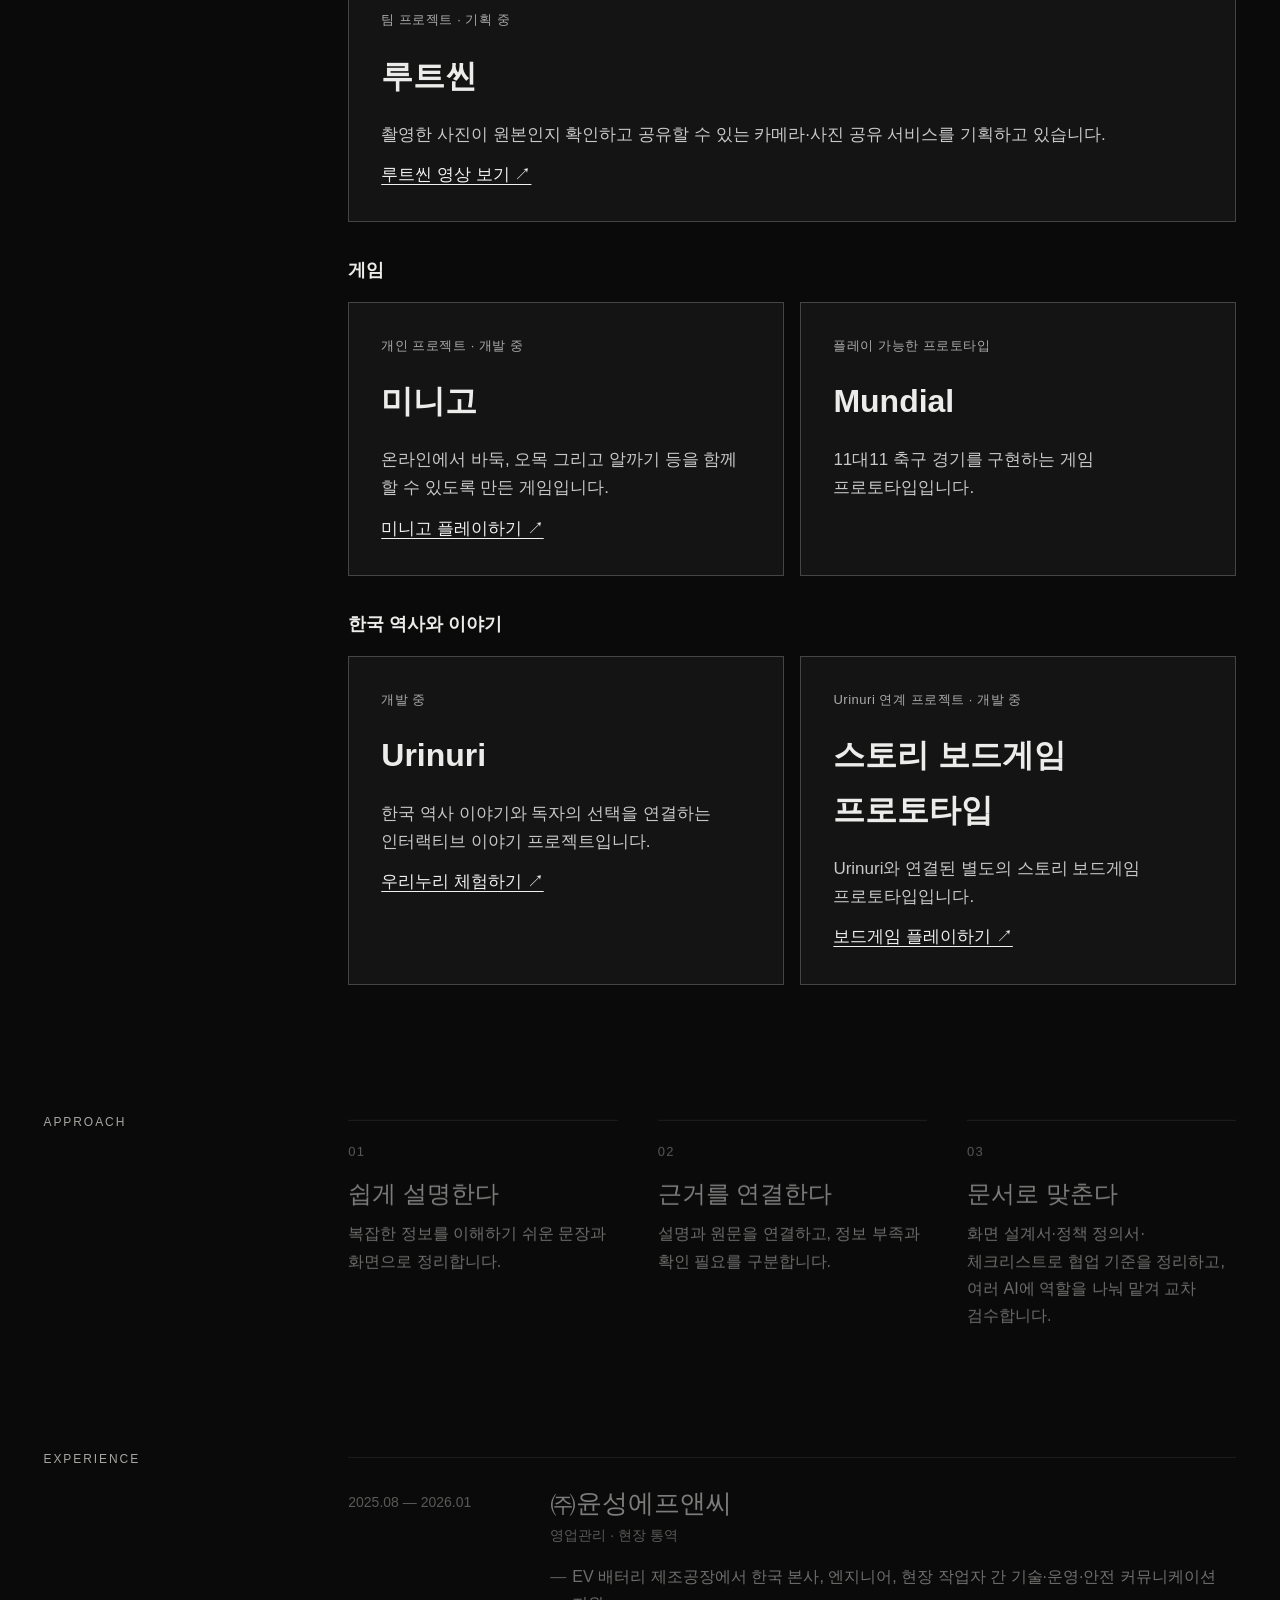
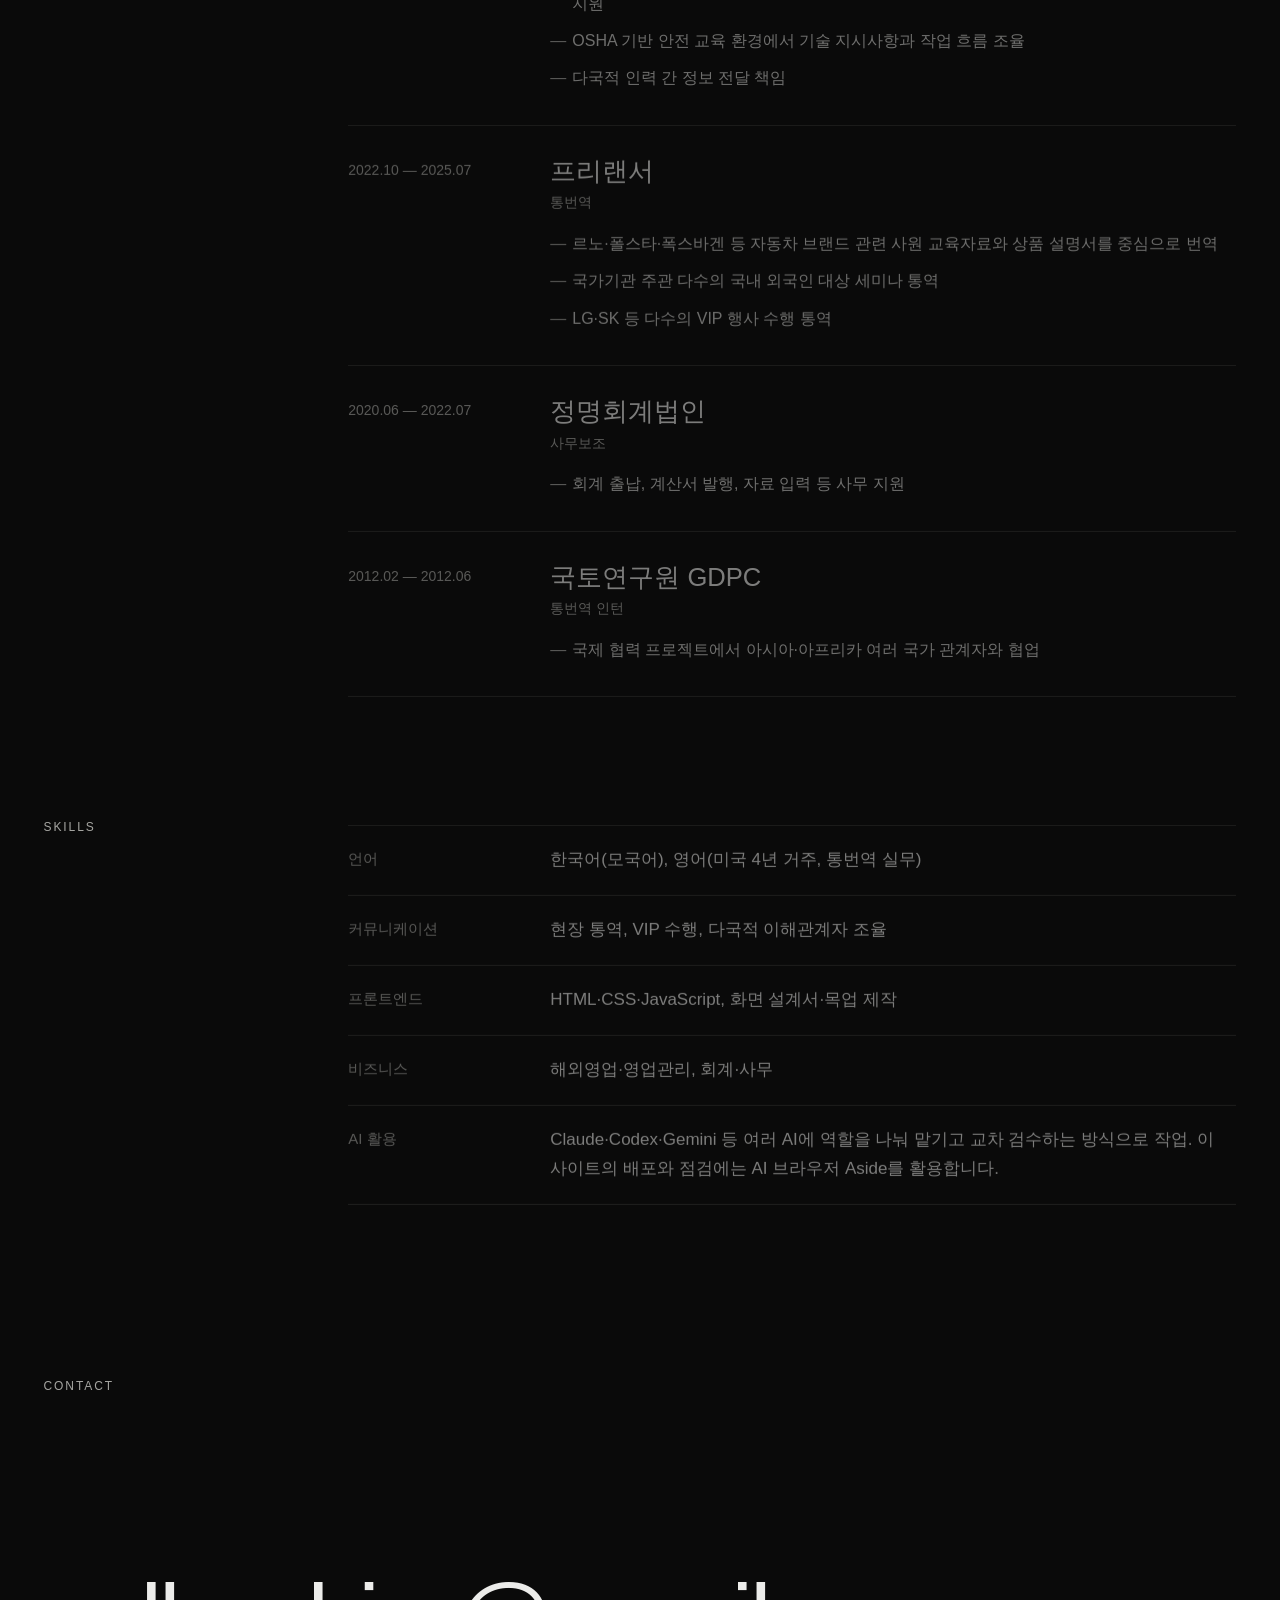
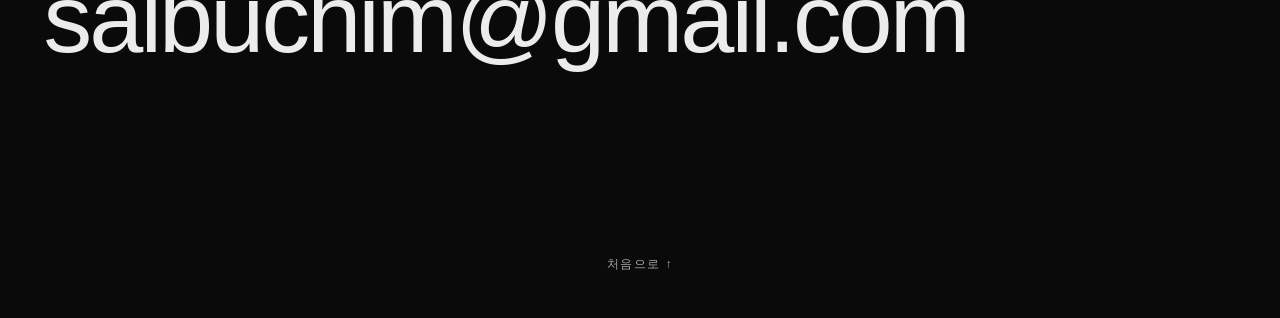
<file: projects/index.html>
<!doctype html>
<html lang="ko" data-lang="ko" data-title-en="Projects | Lee Byeongchan">
<head>
<meta charset="utf-8">
<meta name="viewport" content="width=device-width, initial-scale=1">
<title>프로젝트 | 이병찬</title> <meta http-equiv="refresh" content="0; url=../index.html#projects"> <link rel="canonical" href="https://shmdbc.github.io/">
<meta name="description" content="이병찬의 팀 프로젝트, 게임, 한국 역사 이야기 프로젝트를 소개합니다.">
<meta name="theme-color" content="#0a0a0a">
<link rel="icon" href="../favicon.svg" type="image/svg+xml">
<link rel="stylesheet" href="../style.css?v=20261003b">
<link rel="stylesheet" href="projects.css">
<script>document.documentElement.classList.add('js');</script>
<script src="../main.js?v=20261117" defer></script>
</head>
<body class="projects-page">
<a class="skip" href="#main"><span class="ko">본문으로 건너뛰기</span><span class="en" lang="en">Skip to content</span></a>
<header class="top is-dark" id="top-bar">
    <a class="top__name" href="../index.html">LEE BYEONGCHAN</a>

    <button class="top__menu" type="button" aria-expanded="false" aria-controls="site-nav">
      <span class="ko">메뉴</span><span class="en" lang="en">MENU</span>
    </button>

    <nav class="top__nav" id="site-nav" aria-label="섹션 이동" data-label-en="Sections">
      <a href="../index.html#about">ABOUT</a>
      <a href="../index.html#work">WORK</a>
      <a href="index.html" aria-current="page"><span class="ko">프로젝트</span><span class="en" lang="en">PROJECTS</span></a>
      <a href="../index.html#experience">EXPERIENCE</a>
      <a href="../index.html#skills">SKILLS</a>
      <a href="../index.html#contact">CONTACT</a>
    </nav>

    <div class="lang" role="group" aria-label="언어 선택" data-label-en="Language">
      <button type="button" data-set-lang="ko" aria-pressed="true" lang="ko">KO</button>
      <span aria-hidden="true">—</span>
      <button type="button" data-set-lang="en" aria-pressed="false" lang="en">EN</button>
    </div>
  </header>

<main id="main" class="project-shell">
<header class="project-intro">
<p class="meta">SELECTED WORK</p>
<h1><span class="ko">프로젝트</span><span class="en" lang="en">Projects</span></h1>
<p><span class="ko">팀과 함께 만든 금융 서비스부터 플레이와 이야기를 탐구하는 프로젝트까지.</span><span class="en" lang="en">From a team-built financial service to projects exploring play and storytelling.</span></p>
</header>
<section class="project-group" aria-labelledby="group-0"><h2 id="group-0"><span class="ko">대표 팀 프로젝트</span><span class="en" lang="en">Featured team project</span></h2><div class="project-grid single"><article class="project-card featured" aria-labelledby="card-0"><p class="meta"><span class="ko">팀 프로젝트 · 프론트엔드</span><span class="en" lang="en">Team project · Frontend</span></p><h3 id="card-0"><span class="ko">약관에 동의하시겠습니까?</span><span class="en" lang="en">Do You Agree to the Terms?</span></h3><p><span class="ko">금융상품 약관을 원문 근거와 연결해 쉽게 설명하는 웹 서비스, 약관 돋보기. 프론트엔드 화면 구현을 맡고 기획과 데이터 작업에도 참여했습니다.</span><span class="en" lang="en">Terms Magnifier explains bank product terms in plain language and links to the original clauses. I implemented the frontend and contributed to planning and data work.</span></p><a class="project-link" href="../index.html#work"><span class="ko">약관 돋보기 사례 보기 →</span><span class="en" lang="en">View Terms Magnifier case study →</span></a> &nbsp; <a class="project-link" href="https://www.yakgwan.com"><span class="ko">약관 돋보기 서비스 바로가기 ↗</span><span class="en" lang="en">Open Terms Magnifier ↗</span></a></article></div></section>
<section class="project-group" aria-labelledby="group-1"><h2 id="group-1"><span class="ko">게임</span><span class="en" lang="en">Games</span></h2><div class="project-grid"><article class="project-card" aria-labelledby="card-1"><p class="meta"><span class="ko">개인 프로젝트 · 개발 중</span><span class="en" lang="en">Personal project · In development</span></p><h3 id="card-1"><span class="ko">미니고</span><span class="en" lang="en">Minigo</span></h3><p><span class="ko">온라인에서 바둑, 오목 그리고 알까기 등을 함께 할 수 있도록 만든 게임입니다.</span><span class="en" lang="en">Play Go, Omok (Gomoku), Alkkagi (stone flicking), and more together online.</span></p><a class="project-link" href="https://minigo-87bcb.web.app/v4.html"><span class="ko">미니고 플레이하기 ↗</span><span class="en" lang="en">Play Minigo ↗</span></a></article>
<article class="project-card" aria-labelledby="card-2"><p class="meta"><span class="ko">플레이 가능한 프로토타입</span><span class="en" lang="en">Playable prototype</span></p><h3 id="card-2"><span class="ko">Mundial</span><span class="en" lang="en">Mundial</span></h3><p><span class="ko">11대11 축구 경기를 구현하는 게임 프로토타입입니다.</span><span class="en" lang="en">A playable prototype for 11-a-side football.</span></p></article></div></section>
<section class="project-group" aria-labelledby="group-2"><h2 id="group-2"><span class="ko">한국 역사와 이야기</span><span class="en" lang="en">Korean history and stories</span></h2><div class="project-grid"><article class="project-card" aria-labelledby="card-3"><p class="meta"><span class="ko">개발 중</span><span class="en" lang="en">In development</span></p><h3 id="card-3"><span class="ko">Urinuri</span><span class="en" lang="en">Urinuri</span></h3><p><span class="ko">한국 역사 이야기와 독자의 선택을 연결하는 인터랙티브 이야기 프로젝트입니다.</span><span class="en" lang="en">An interactive storytelling project that connects Korean history with reader choices.</span></p></article>
<article class="project-card" aria-labelledby="card-4"><p class="meta"><span class="ko">Urinuri 연계 프로젝트 · 개발 중</span><span class="en" lang="en">Companion to Urinuri · In development</span></p><h3 id="card-4"><span class="ko">스토리 보드게임 프로토타입</span><span class="en" lang="en">Story Board Game Prototype</span></h3><p><span class="ko">Urinuri와 연결된 별도의 스토리 보드게임 프로토타입입니다.</span><span class="en" lang="en">A separate story-driven board game prototype connected to Urinuri.</span></p><a class="project-link" href="https://storybg-hex-playtest-261112--react-v1-8ktv4a0o.web.app/#home"><span class="ko">보드게임 플레이하기 ↗</span><span class="en" lang="en">Play the board game ↗</span></a></article></div></section>
<footer class="project-footer"><a class="project-link" href="../index.html#projects"><span class="ko">← 포트폴리오 홈</span><span class="en" lang="en">← Portfolio home</span></a></footer>
</main>
</body>
</html>
</file>
<file: style.css>
:root {
  --paper: #d8d8d6;
  --ink: #141414;
  --ink-sub: #50504e;
  --night: #0a0a0a;
  --snow: #ececea;
  --snow-sub: #a6a6a2;
  --line: #323230;
  --line-light: #b5b5b0;

  --gutter: clamp(20px, 3.4vw, 48px);
  --header-h: 56px;
  --sans: "Pretendard Variable", Pretendard, -apple-system, BlinkMacSystemFont, "Apple SD Gothic Neo",
          "Malgun Gothic", "맑은 고딕", "Noto Sans KR", "Segoe UI", Roboto, sans-serif;
  --ease: cubic-bezier(.2, .7, .1, 1);
}

*, *::before, *::after { box-sizing: border-box; }
html { -webkit-text-size-adjust: 100%; text-size-adjust: 100%; }
@media (prefers-reduced-motion: no-preference) { html { scroll-behavior: smooth; } }

body {
  margin: 0;
  background: var(--night);
  color: var(--snow);
  font-family: var(--sans);
  font-size: 17px;
  line-height: 1.7;
  word-break: keep-all;
  overflow-wrap: break-word;
  -webkit-font-smoothing: antialiased;
}
a { color: inherit; text-decoration: none; }
img { display: block; max-width: 100%; height: auto; }
h1, h2, h3, h4, p, ul, ol, dl, dd, blockquote, figure { margin: 0; padding: 0; }
ul, ol { list-style: none; }
button { font: inherit; color: inherit; background: none; border: 0; padding: 0; cursor: pointer; }

:focus-visible { outline: 2px solid currentColor; outline-offset: 3px; }

/* 언어 전환 — 숨긴 언어는 레이아웃과 접근성 트리에서 모두 빠진다 */
html[data-lang="ko"] .en,
html[data-lang="en"] .ko { display: none !important; }

/* 앵커 이동 시 헤더에 가리지 않게 */
[id] { scroll-margin-top: calc(var(--header-h) + 16px); }

.skip {
  position: fixed; left: var(--gutter); top: -60px; z-index: 100;
  background: var(--snow); color: var(--night);
  padding: 10px 14px; font-size: 14px;
}
.skip:focus { top: 8px; }

/* ── 인트로 ─────────────────────────────── */
.intro { display: none; }
.intro-on .intro {
  position: fixed; inset: 0; z-index: 90;
  display: grid; place-items: center;
  background: var(--night);
  pointer-events: none;               /* 입력을 막지 않는다 */
  animation: intro-out .3s ease-in .7s forwards;
}
.intro__line {
  width: 1px; height: 46vh; background: var(--snow);
  transform: scaleY(0); transform-origin: top;
  animation: line-draw .6s var(--ease) .05s forwards;
}
@keyframes line-draw { to { transform: scaleY(1); } }
@keyframes intro-out { to { opacity: 0; visibility: hidden; } }
.intro.is-done { display: none !important; }

/* ── 고정 헤더 ──────────────────────────── */
.top {
  position: fixed; top: 0; left: 0; right: 0; z-index: 40;
  min-height: var(--header-h);
  display: grid; grid-template-columns: 1fr auto 1fr; align-items: center; gap: 0 24px;
  padding: 0 var(--gutter);
  font-size: 12px; letter-spacing: .08em;
  background: var(--paper); color: var(--ink);
  border-bottom: 1px solid transparent;
  transition: background-color .35s, color .35s, border-color .35s;
}
.top.is-dark { background: var(--night); color: var(--snow); border-bottom-color: var(--line); }

.top a, .top button { display: inline-flex; align-items: center; min-height: 44px; }
.top a:hover, .top button:hover { opacity: .6; }
.top__name { font-weight: 600; justify-self: start; }
.top__nav { display: flex; gap: 22px; justify-self: center; }
.top .top__menu { display: none; }
.lang { display: flex; align-items: center; gap: 8px; justify-self: end; }
html:not(.js) .lang { display: none; }  /* JS 없이는 한국어만 */
.lang button { letter-spacing: inherit; padding: 0 2px; opacity: .72; }
.lang button[aria-pressed="true"] { opacity: 1; text-decoration: underline; text-underline-offset: 5px; }

/* ── HERO ───────────────────────────────── */
.hero {
  position: relative;
  min-height: 100vh; min-height: 100svh;
  padding: calc(var(--header-h) + 48px) var(--gutter) 96px;
  display: flex; align-items: center;
  background-color: var(--paper);
  /* 정적 노이즈 타일 — HERO에만 */
  background-image: url("data:image/svg+xml,%3Csvg xmlns='http://www.w3.org/2000/svg' width='180' height='180'%3E%3Cfilter id='n'%3E%3CfeTurbulence type='fractalNoise' baseFrequency='.9' numOctaves='2' stitchTiles='stitch'/%3E%3CfeColorMatrix values='0 0 0 0 0  0 0 0 0 0  0 0 0 0 0  0 0 0 .5 0'/%3E%3C/filter%3E%3Crect width='100%25' height='100%25' filter='url(%23n)' opacity='.16'/%3E%3C/svg%3E");
  color: var(--ink);
}
.hero__title {
  font-size: clamp(42px, 8.6vw, 128px);
  line-height: 1.12;
  font-weight: 400;
  letter-spacing: -.02em;
}
.hero__role, .hero__next {
  position: absolute; bottom: 28px;
  font-size: 13px; letter-spacing: .04em;
}
.hero__role { left: var(--gutter); right: 140px; color: var(--ink); }
.hero__next {
  right: var(--gutter); letter-spacing: .12em; color: var(--ink-sub);
  min-height: 44px; display: inline-flex; align-items: flex-end;
}
.hero__next:hover { color: var(--ink); }

/* ── 어두운 본문 ────────────────────────── */
.dark { background: var(--night); color: var(--snow); }

.row {
  max-width: 1440px; margin: 0 auto;
  display: grid;
  grid-template-columns: minmax(0, 1fr) minmax(0, 3.4fr);
  gap: 24px var(--gutter);
  padding: clamp(96px, 10vw, 144px) var(--gutter) 0;
}
.row > * { min-width: 0; }
.row__label {
  font-size: 12px; font-weight: 400; letter-spacing: .16em; line-height: 1.5;
  color: var(--snow-sub);
  position: sticky; top: calc(var(--header-h) + 24px); align-self: start;
}
.row__body { max-width: 960px; }

.about__title {
  font-size: clamp(22px, 2.2vw, 26px); line-height: 1.4; font-weight: 500;
  margin-bottom: 20px;
}
.lead {
  font-size: clamp(20px, 2.3vw, 30px);
  line-height: 1.55; font-weight: 300;
  max-width: 880px; color: #d7d7d4;
}

/* WORK */
.meta { font-size: 13px; letter-spacing: .04em; color: var(--snow-sub); }
.work__title {
  margin-top: 12px;
  font-size: clamp(34px, 5.6vw, 72px);
  font-weight: 400; line-height: 1.2; letter-spacing: -.02em;
}
.work__desc { margin-top: 24px; max-width: 680px; color: #d2d2cf; }

/* 프로젝트 이미지 — 본문 흐름을 해치지 않는 작은 썸네일 */
.shots {
  margin-top: 48px;
  display: grid; grid-template-columns: repeat(2, minmax(0, 1fr)); gap: 24px;
  max-width: 640px;
}
.shot { min-width: 0; }
.shot__link {
  display: block; overflow: hidden;
  border: 1px solid var(--line); border-radius: 2px;
  background: var(--night);
}
.shot__link img {
  filter: grayscale(1) brightness(.78) contrast(1.05);
  transition: filter .5s var(--ease);
}
.shot__link:hover img, .shot__link:focus-visible img { filter: none; }
.shot figcaption { margin-top: 10px; display: grid; gap: 2px; }
.shot__what { font-size: 14px; line-height: 1.55; color: #cfcfcc; }
.shot__note { font-size: 12px; color: var(--snow-sub); letter-spacing: .02em; }
.shot__note a { text-decoration: underline; text-underline-offset: 3px; display: inline-block; padding: 6px 0; }
.shot__note a:hover { color: var(--snow); }

.cols { margin-top: 72px; display: grid; grid-template-columns: repeat(2, minmax(0, 1fr)); gap: 48px; }
.sub { font-size: 12px; font-weight: 400; letter-spacing: .16em; color: var(--snow-sub); margin-bottom: 12px; }
.sub__note { font-size: 16px; margin-bottom: 14px; }
.list li {
  position: relative; padding: 12px 0 12px 22px;
  border-top: 1px solid var(--line);
}
.list li::before { content: "—"; position: absolute; left: 0; color: var(--snow-sub); }
.list--plain li { padding: 5px 0 5px 22px; border: 0; color: #cfcfcc; font-size: 16px; }
.tags { margin-top: 20px; font-size: 14px; color: var(--snow-sub); }

.quote {
  margin-top: 72px; padding-left: 22px;
  border-left: 1px solid var(--snow);
  font-size: clamp(18px, 1.8vw, 22px); font-weight: 300; line-height: 1.6;
  max-width: 720px;
}

/* APPROACH */
.approach { display: grid; grid-template-columns: repeat(3, minmax(0, 1fr)); gap: 40px; }
.approach li { border-top: 1px solid var(--line); padding-top: 20px; }
.approach__num { display: block; font-size: 13px; color: var(--snow-sub); letter-spacing: .1em; margin-bottom: 14px; }
.approach h3 { font-size: clamp(20px, 1.9vw, 24px); font-weight: 500; line-height: 1.4; margin-bottom: 10px; }
.approach p { color: #cfcfcc; font-size: 16px; }

/* EXPERIENCE */
.exp__item {
  display: grid; grid-template-columns: 170px minmax(0, 1fr); gap: 8px 32px;
  padding: 28px 0; border-top: 1px solid var(--line);
}
.exp__item:last-child { border-bottom: 1px solid var(--line); }
.exp__date { font-size: 14px; color: var(--snow-sub); font-variant-numeric: tabular-nums; padding-top: 5px; }
.exp__org { font-size: clamp(21px, 2vw, 26px); font-weight: 500; line-height: 1.4; }
.exp__role { font-size: 14px; color: var(--snow-sub); margin: 2px 0 10px; }

/* SKILLS */
.skills > div {
  display: grid; grid-template-columns: 170px minmax(0, 1fr); gap: 8px 32px;
  padding: 20px 0; border-top: 1px solid var(--line);
}
.skills > div:last-child { border-bottom: 1px solid var(--line); }
.skills dt { font-size: 15px; color: var(--snow-sub); }

/* CONTACT */
.contact {
  max-width: 1440px; margin: 0 auto;
  min-height: 80vh;
  padding: clamp(112px, 14vw, 180px) var(--gutter) 32px;
  display: flex; flex-direction: column; justify-content: space-between; gap: 56px;
}
.contact .row__label { position: static; }
.contact__mail {
  font-size: clamp(30px, 7.6vw, 120px);
  font-weight: 300; letter-spacing: -.03em; line-height: 1.1;
  overflow-wrap: anywhere;
  align-self: flex-start;
}
.contact__mail:hover { opacity: .65; }
.contact__top {
  font-size: 12px; letter-spacing: .12em; color: var(--snow-sub);
  align-self: center; min-height: 44px; display: inline-flex; align-items: center;
}
.contact__top:hover { color: var(--snow); }

/* ── 스크롤 등장: JS가 준비된 경우에만 숨김 ── */
.reveal-ready .reveal:not(.is-in) { opacity: 0; transform: translateY(14px); }
.reveal-ready .reveal { transition: opacity .4s ease-out, transform .4s ease-out; }

/* ── 중간 화면 ──────────────────────────── */
@media (max-width: 1024px) {
  .approach { grid-template-columns: minmax(0, 1fr); gap: 0; }
  .approach li { padding: 20px 0; }
}

/* ── 모바일 ─────────────────────────────── */
@media (max-width: 760px) {
  body { font-size: 16px; }
  .top { grid-template-columns: 1fr auto auto; gap: 0 16px; }
  .top__nav {
    grid-column: 1 / -1; grid-row: 2; justify-self: stretch;
    flex-wrap: wrap; gap: 0 18px; padding-bottom: 6px;
  }
  /* JS가 있으면 메뉴 버튼으로 접고 편다 */
  .js .top .top__menu { display: inline-flex; grid-column: 3; grid-row: 1; }
  .js .lang { grid-column: 2; grid-row: 1; }
  .js .top__nav { display: none; flex-direction: column; padding: 4px 0 12px; }
  .js .top.is-open .top__nav { display: flex; }
  html:not(.js) [id] { scroll-margin-top: 150px; }

  .hero { padding-bottom: 120px; }
  .hero__role { right: var(--gutter); bottom: 72px; }
  .hero__next { left: var(--gutter); right: auto; bottom: 20px; }

  .row { grid-template-columns: minmax(0, 1fr); gap: 20px; padding-top: 80px; }
  .row__label { position: static; }
  .lead { font-size: 20px; }
  .about__title { font-size: 21px; }
  .cols { grid-template-columns: minmax(0, 1fr); gap: 40px; margin-top: 56px; }
  .shots { gap: 16px; margin-top: 36px; }
  .shot__what { font-size: 13px; }
  .exp__item, .skills > div { grid-template-columns: minmax(0, 1fr); gap: 4px; }
  .exp__date { padding-top: 0; }
  .contact { min-height: 60vh; }
  .contact__mail { font-size: clamp(28px, 8.4vw, 40px); }
}

@media (prefers-reduced-motion: reduce) {
  .intro { display: none !important; }
  .reveal-ready .reveal:not(.is-in) { opacity: 1; transform: none; }
  .reveal-ready .reveal, .top, .shot__link img { transition: none; }
}
</file>
<file: projects/projects.css>
.projects-page{background:#0a0a0a;color:#f0f0f0}.project-shell{width:min(calc(100% - 2.5rem),68rem);margin-inline:auto;padding-block:clamp(7rem,15vw,11rem) 4rem}.project-intro{border-bottom:1px solid #444;padding-bottom:2.5rem}.project-intro h1{font-size:clamp(3rem,10vw,7rem);letter-spacing:-.055em;line-height:1.08;margin:.25em 0}.project-intro>p:last-child,.project-card p:not(.meta){color:#c8c8c8;line-height:1.65}.project-group{margin-top:3rem}.project-group h2{font-size:1.15rem;margin-bottom:1rem}.project-grid{display:grid;grid-template-columns:repeat(2,minmax(0,1fr));gap:1rem}.project-grid.single{grid-template-columns:minmax(0,1fr)}.project-card{min-width:0;overflow-wrap:anywhere;border:1px solid #454545;background:#141414;padding:clamp(1.2rem,4vw,2rem)}.project-card.featured{border-top:2px solid #ddd}.project-card h3{font-size:clamp(1.35rem,4vw,2rem);margin:.55em 0}.project-card .meta,.project-intro .meta{color:#aaa}.project-link{display:inline-block;margin-top:.75rem;color:#f0f0f0;text-decoration:underline;text-underline-offset:.25em}.projects-page .top__nav [aria-current=page]{text-decoration:underline;text-underline-offset:.25em}.project-footer{margin-top:3rem;border-top:1px solid #444;padding-top:1.25rem}@media(max-width:620px){.project-grid{grid-template-columns:1fr}}
</file>
